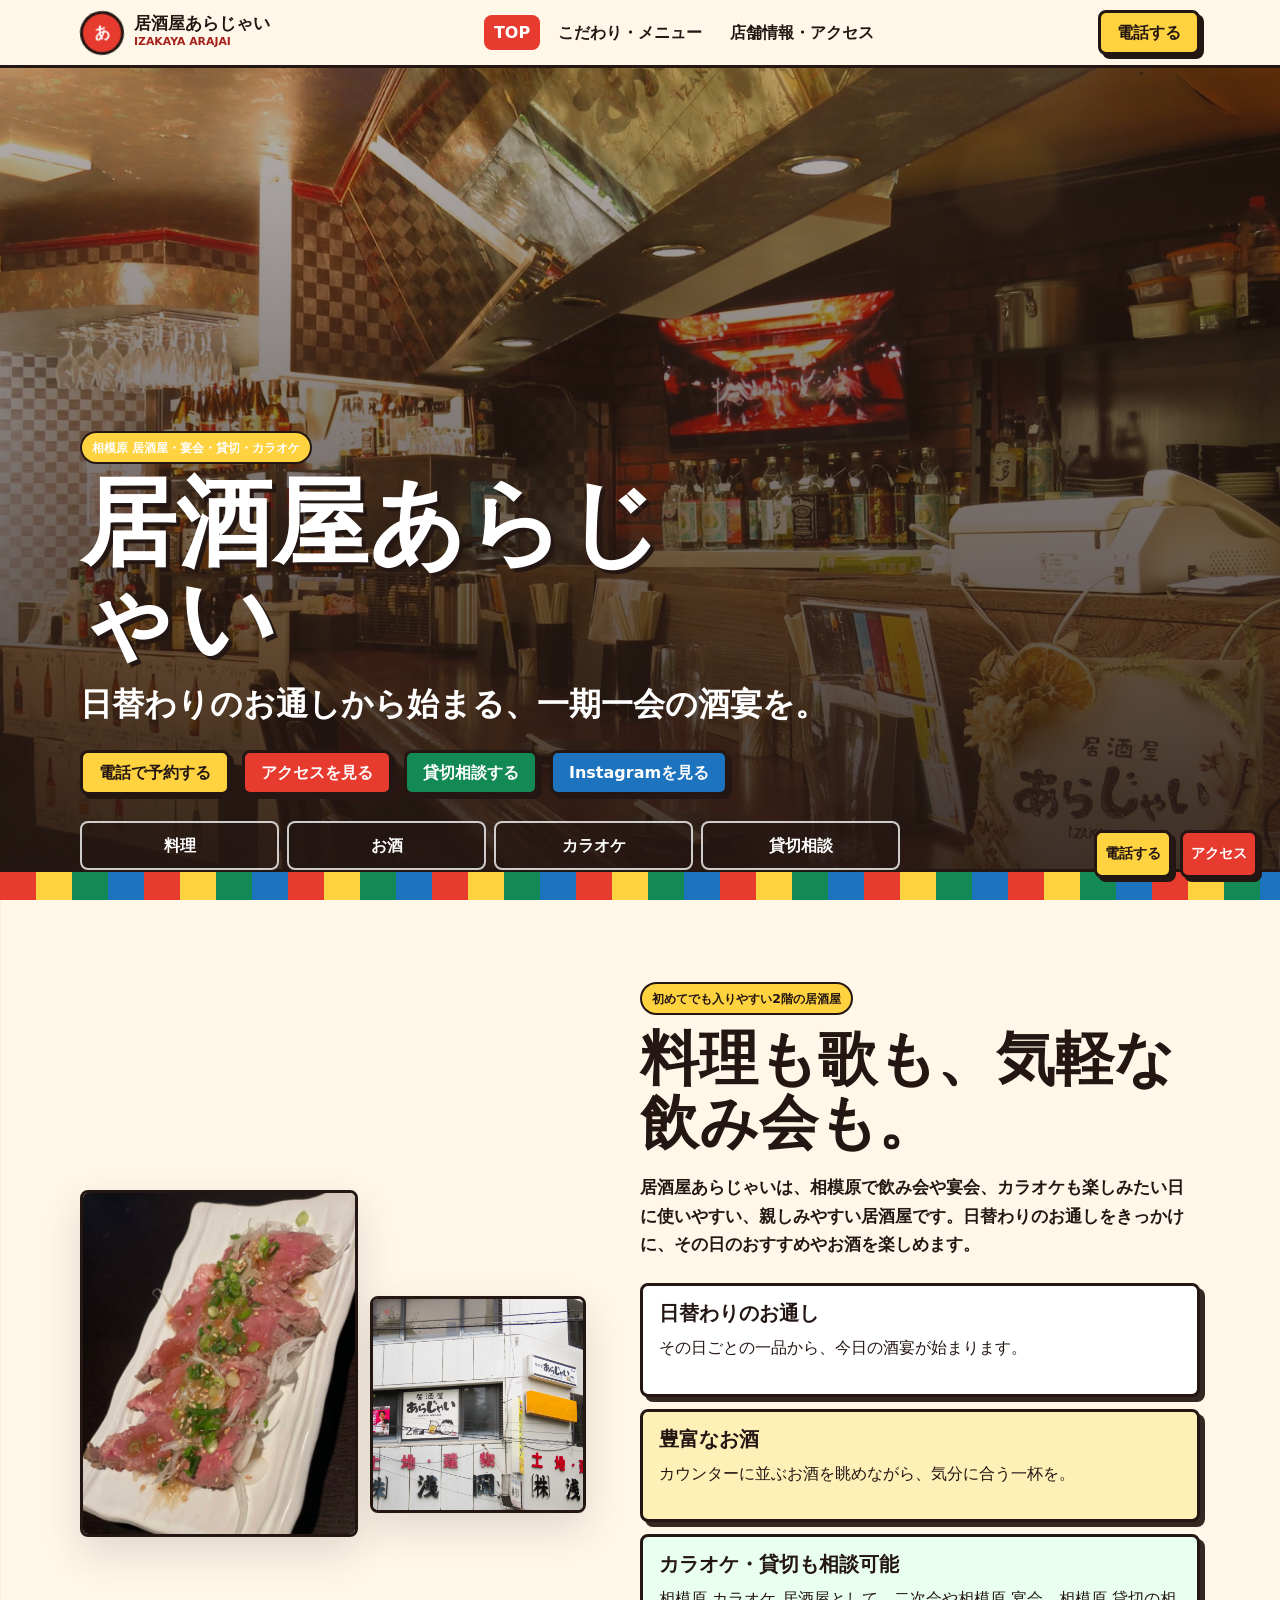
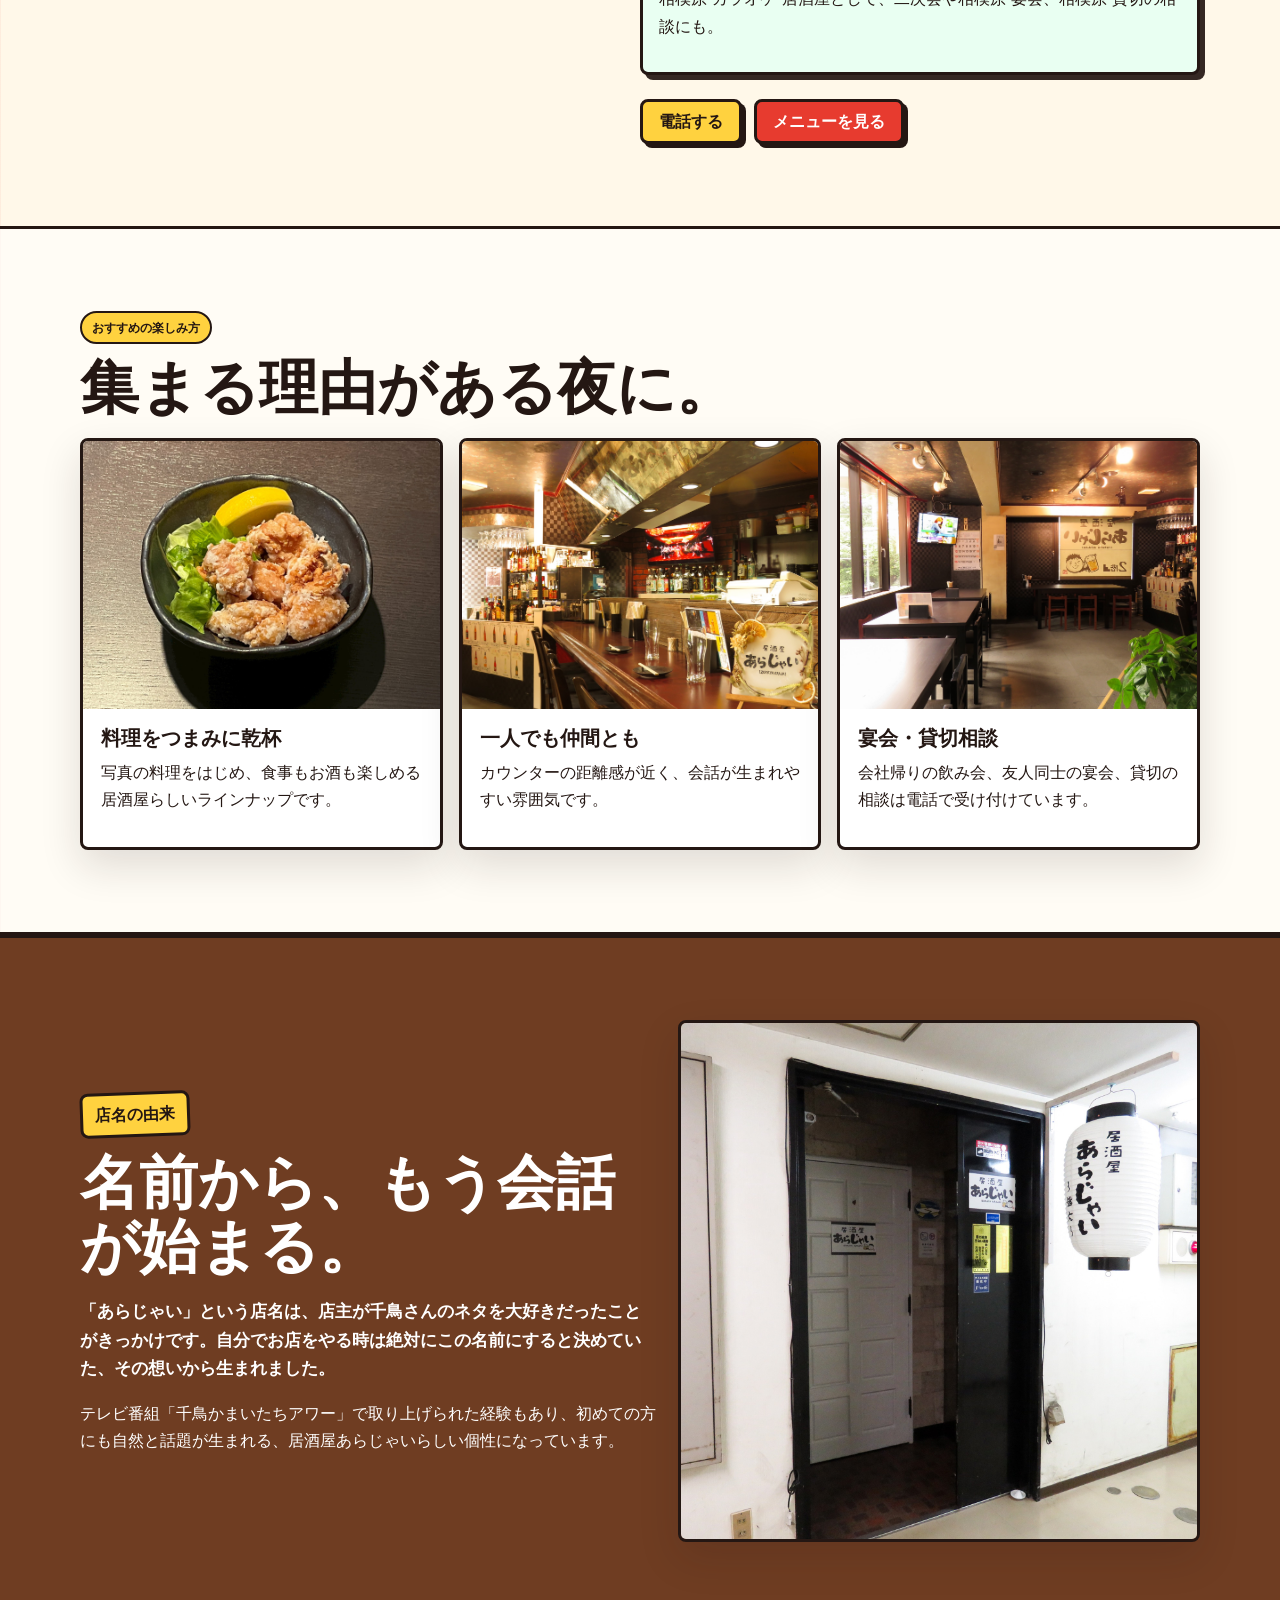
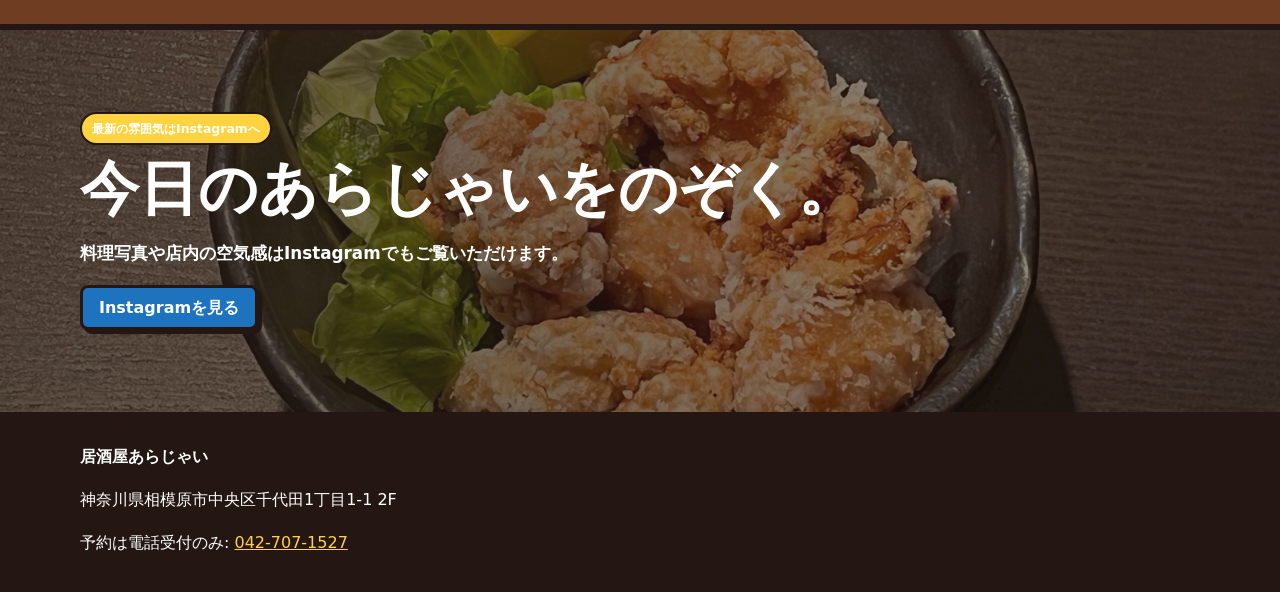
<file: index.html>
<!doctype html>
<html lang="ja">
  <head>
    <meta charset="utf-8">
    <meta name="viewport" content="width=device-width, initial-scale=1">
    <title>居酒屋あらじゃい | 相模原 居酒屋・宴会・貸切・カラオケ</title>
    <meta name="description" content="神奈川県相模原市中央区千代田の居酒屋あらじゃい。日替わりのお通し、料理、豊富なお酒、カラオケ、貸切相談に対応。予約は電話受付のみ。">
    <link rel="stylesheet" href="styles.css">
  </head>
  <body>
    <header class="site-header">
      <div class="header-inner">
        <a class="brand" href="index.html" aria-label="居酒屋あらじゃい TOP">
          <span class="brand-mark">あ</span>
          <span>
            <span class="brand-name">居酒屋あらじゃい</span>
            <span class="brand-sub">IZAKAYA ARAJAI</span>
          </span>
        </a>
        <nav class="nav" aria-label="主要メニュー">
          <a href="index.html" aria-current="page">TOP</a>
          <a href="menu.html">こだわり・メニュー</a>
          <a href="access.html">店舗情報・アクセス</a>
        </nav>
        <a class="btn btn-primary header-cta" href="tel:0427071527">電話する</a>
      </div>
    </header>

    <main class="page">
      <section class="hero">
        <div class="container hero-inner">
          <p class="eyebrow">相模原 居酒屋・宴会・貸切・カラオケ</p>
          <h1 class="hero-title">居酒屋あらじゃい</h1>
          <p class="hero-copy">日替わりのお通しから始まる、一期一会の酒宴を。</p>
          <div class="hero-actions">
            <a class="btn btn-primary" href="tel:0427071527">電話で予約する</a>
            <a class="btn btn-red" href="access.html">アクセスを見る</a>
            <a class="btn btn-green" href="menu.html#private">貸切相談する</a>
            <a class="btn btn-blue" href="https://www.instagram.com/izakaya_arajai/" target="_blank" rel="noopener">Instagramを見る</a>
          </div>
          <div class="quick-points" aria-label="特徴">
            <span>料理</span>
            <span>お酒</span>
            <span>カラオケ</span>
            <span>貸切相談</span>
          </div>
        </div>
      </section>

      <section class="section">
        <div class="container split">
          <div class="photo-stack" aria-label="店舗写真">
            <img src="assets/img/food-roast-beef.jpg" alt="居酒屋あらじゃいの料理写真">
            <img src="assets/img/exterior-sign.jpg" alt="居酒屋あらじゃいの外観看板">
          </div>
          <div>
            <p class="eyebrow">初めてでも入りやすい2階の居酒屋</p>
            <h2>料理も歌も、気軽な飲み会も。</h2>
            <p class="lead">居酒屋あらじゃいは、相模原で飲み会や宴会、カラオケも楽しみたい日に使いやすい、親しみやすい居酒屋です。日替わりのお通しをきっかけに、その日のおすすめやお酒を楽しめます。</p>
            <div class="feature-list">
              <article class="feature">
                <h3>日替わりのお通し</h3>
                <p>その日ごとの一品から、今日の酒宴が始まります。</p>
              </article>
              <article class="feature">
                <h3>豊富なお酒</h3>
                <p>カウンターに並ぶお酒を眺めながら、気分に合う一杯を。</p>
              </article>
              <article class="feature">
                <h3>カラオケ・貸切も相談可能</h3>
                <p>相模原 カラオケ 居酒屋として、二次会や相模原 宴会、相模原 貸切の相談にも。</p>
              </article>
            </div>
            <div class="cta-row">
              <a class="btn btn-primary" href="tel:0427071527">電話する</a>
              <a class="btn btn-red" href="menu.html">メニューを見る</a>
            </div>
          </div>
        </div>
      </section>

      <section class="section alt">
        <div class="container">
          <p class="eyebrow">おすすめの楽しみ方</p>
          <h2>集まる理由がある夜に。</h2>
          <div class="cards">
            <article class="card">
              <img src="assets/img/food-karaage.jpg" alt="揚げ物料理の写真">
              <div class="card-body">
                <h3>料理をつまみに乾杯</h3>
                <p>写真の料理をはじめ、食事もお酒も楽しめる居酒屋らしいラインナップです。</p>
              </div>
            </article>
            <article class="card">
              <img src="assets/img/interior-counter.jpg" alt="お酒が並ぶカウンター席">
              <div class="card-body">
                <h3>一人でも仲間とも</h3>
                <p>カウンターの距離感が近く、会話が生まれやすい雰囲気です。</p>
              </div>
            </article>
            <article class="card">
              <img src="assets/img/interior-room.jpg" alt="居酒屋あらじゃいの店内">
              <div class="card-body">
                <h3>宴会・貸切相談</h3>
                <p>会社帰りの飲み会、友人同士の宴会、貸切の相談は電話で受け付けています。</p>
              </div>
            </article>
          </div>
        </div>
      </section>

      <section class="section origin-band">
        <div class="container origin-box">
          <div class="origin-text">
            <span class="ribbon">店名の由来</span>
            <h2>名前から、もう会話が始まる。</h2>
            <p class="lead">「あらじゃい」という店名は、店主が千鳥さんのネタを大好きだったことがきっかけです。自分でお店をやる時は絶対にこの名前にすると決めていた、その想いから生まれました。</p>
            <p>テレビ番組「千鳥かまいたちアワー」で取り上げられた経験もあり、初めての方にも自然と話題が生まれる、居酒屋あらじゃいらしい個性になっています。</p>
          </div>
          <img class="feature-photo" src="assets/img/exterior-logo-1.jpg" alt="居酒屋あらじゃいのロゴ看板">
        </div>
      </section>

      <section class="section instagram-strip">
        <div class="container">
          <p class="eyebrow">最新の雰囲気はInstagramへ</p>
          <h2>今日のあらじゃいをのぞく。</h2>
          <p class="lead">料理写真や店内の空気感はInstagramでもご覧いただけます。</p>
          <a class="btn btn-blue" href="https://www.instagram.com/izakaya_arajai/" target="_blank" rel="noopener">Instagramを見る</a>
        </div>
      </section>
    </main>

    <footer class="footer">
      <div class="container footer-inner">
        <strong>居酒屋あらじゃい</strong>
        <span>神奈川県相模原市中央区千代田1丁目1-1 2F</span>
        <span>予約は電話受付のみ: <a href="tel:0427071527">042-707-1527</a></span>
      </div>
    </footer>

    <div class="sticky-cta" aria-label="固定CTA">
      <a class="btn btn-primary" href="tel:0427071527">電話する</a>
      <a class="btn btn-red" href="access.html">アクセス</a>
    </div>
  </body>
</html>
</file>
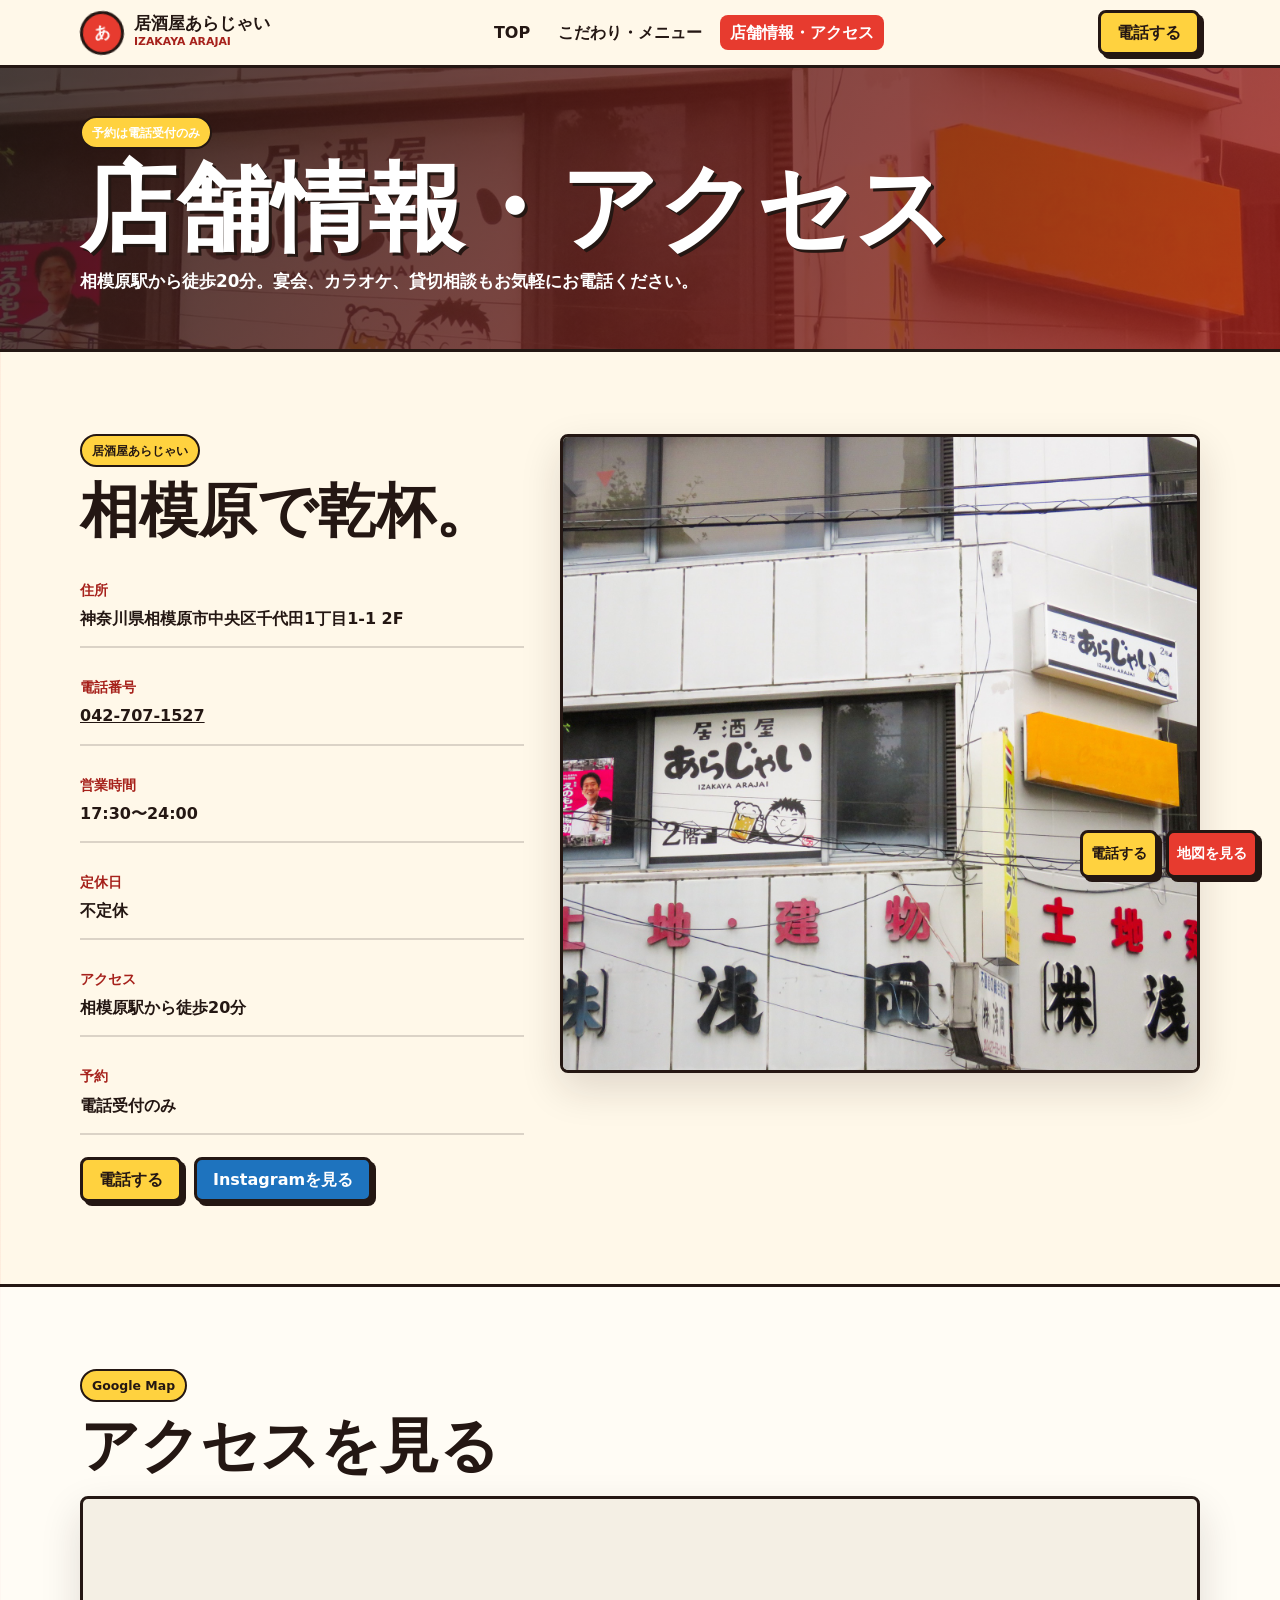
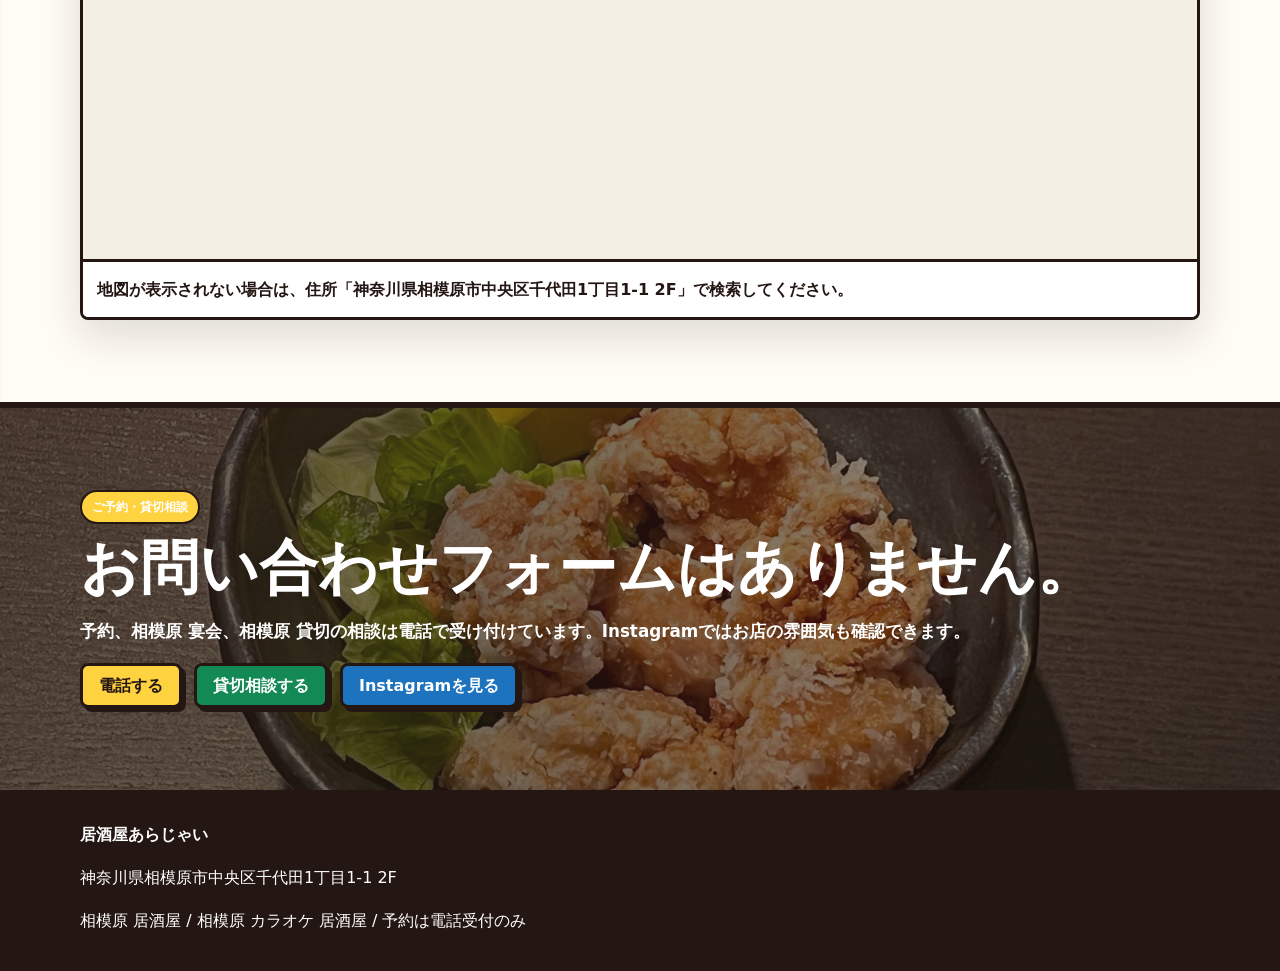
<file: access.html>
<!doctype html>
<html lang="ja">
  <head>
    <meta charset="utf-8">
    <meta name="viewport" content="width=device-width, initial-scale=1">
    <title>店舗情報・アクセス | 居酒屋あらじゃい</title>
    <meta name="description" content="居酒屋あらじゃいの店舗情報。神奈川県相模原市中央区千代田1丁目1-1 2F、電話042-707-1527、17:30〜24:00、不定休。相模原駅から徒歩20分。">
    <link rel="stylesheet" href="styles.css">
  </head>
  <body>
    <header class="site-header">
      <div class="header-inner">
        <a class="brand" href="index.html" aria-label="居酒屋あらじゃい TOP">
          <span class="brand-mark">あ</span>
          <span>
            <span class="brand-name">居酒屋あらじゃい</span>
            <span class="brand-sub">IZAKAYA ARAJAI</span>
          </span>
        </a>
        <nav class="nav" aria-label="主要メニュー">
          <a href="index.html">TOP</a>
          <a href="menu.html">こだわり・メニュー</a>
          <a href="access.html" aria-current="page">店舗情報・アクセス</a>
        </nav>
        <a class="btn btn-primary header-cta" href="tel:0427071527">電話する</a>
      </div>
    </header>

    <main class="page">
      <section class="page-hero">
        <div class="container">
          <p class="eyebrow">予約は電話受付のみ</p>
          <h1 class="page-title">店舗情報・アクセス</h1>
          <p class="lead">相模原駅から徒歩20分。宴会、カラオケ、貸切相談もお気軽にお電話ください。</p>
        </div>
      </section>

      <section class="section">
        <div class="container info-layout">
          <div>
            <p class="eyebrow">居酒屋あらじゃい</p>
            <h2>相模原で乾杯。</h2>
            <dl class="info-grid">
              <div class="info-row">
                <dt>住所</dt>
                <dd>神奈川県相模原市中央区千代田1丁目1-1 2F</dd>
              </div>
              <div class="info-row">
                <dt>電話番号</dt>
                <dd><a href="tel:0427071527">042-707-1527</a></dd>
              </div>
              <div class="info-row">
                <dt>営業時間</dt>
                <dd>17:30〜24:00</dd>
              </div>
              <div class="info-row">
                <dt>定休日</dt>
                <dd>不定休</dd>
              </div>
              <div class="info-row">
                <dt>アクセス</dt>
                <dd>相模原駅から徒歩20分</dd>
              </div>
              <div class="info-row">
                <dt>予約</dt>
                <dd>電話受付のみ</dd>
              </div>
            </dl>
            <div class="cta-row">
              <a class="btn btn-primary" href="tel:0427071527">電話する</a>
              <a class="btn btn-blue" href="https://www.instagram.com/izakaya_arajai/" target="_blank" rel="noopener">Instagramを見る</a>
            </div>
          </div>
          <img class="access-photo" src="assets/img/exterior-sign.jpg" alt="居酒屋あらじゃいの外観と2階看板">
        </div>
      </section>

      <section class="section alt" id="map">
        <div class="container">
          <p class="eyebrow">Google Map</p>
          <h2>アクセスを見る</h2>
          <div class="map-box" aria-label="Google Map埋め込み想定エリア">
            <iframe
              title="居酒屋あらじゃい Google Map"
              loading="lazy"
              referrerpolicy="no-referrer-when-downgrade"
              src="https://www.google.com/maps?q=%E7%A5%9E%E5%A5%88%E5%B7%9D%E7%9C%8C%E7%9B%B8%E6%A8%A1%E5%8E%9F%E5%B8%82%E4%B8%AD%E5%A4%AE%E5%8C%BA%E5%8D%83%E4%BB%A3%E7%94%B01%E4%B8%81%E7%9B%AE1-1%202F&output=embed">
            </iframe>
            <div class="map-fallback">
              地図が表示されない場合は、住所「神奈川県相模原市中央区千代田1丁目1-1 2F」で検索してください。
            </div>
          </div>
        </div>
      </section>

      <section class="section instagram-strip">
        <div class="container">
          <p class="eyebrow">ご予約・貸切相談</p>
          <h2>お問い合わせフォームはありません。</h2>
          <p class="lead">予約、相模原 宴会、相模原 貸切の相談は電話で受け付けています。Instagramではお店の雰囲気も確認できます。</p>
          <div class="cta-row">
            <a class="btn btn-primary" href="tel:0427071527">電話する</a>
            <a class="btn btn-green" href="tel:0427071527">貸切相談する</a>
            <a class="btn btn-blue" href="https://www.instagram.com/izakaya_arajai/" target="_blank" rel="noopener">Instagramを見る</a>
          </div>
        </div>
      </section>
    </main>

    <footer class="footer">
      <div class="container footer-inner">
        <strong>居酒屋あらじゃい</strong>
        <span>神奈川県相模原市中央区千代田1丁目1-1 2F</span>
        <span>相模原 居酒屋 / 相模原 カラオケ 居酒屋 / 予約は電話受付のみ</span>
      </div>
    </footer>

    <div class="sticky-cta" aria-label="固定CTA">
      <a class="btn btn-primary" href="tel:0427071527">電話する</a>
      <a class="btn btn-red" href="#map">地図を見る</a>
    </div>
  </body>
</html>
</file>
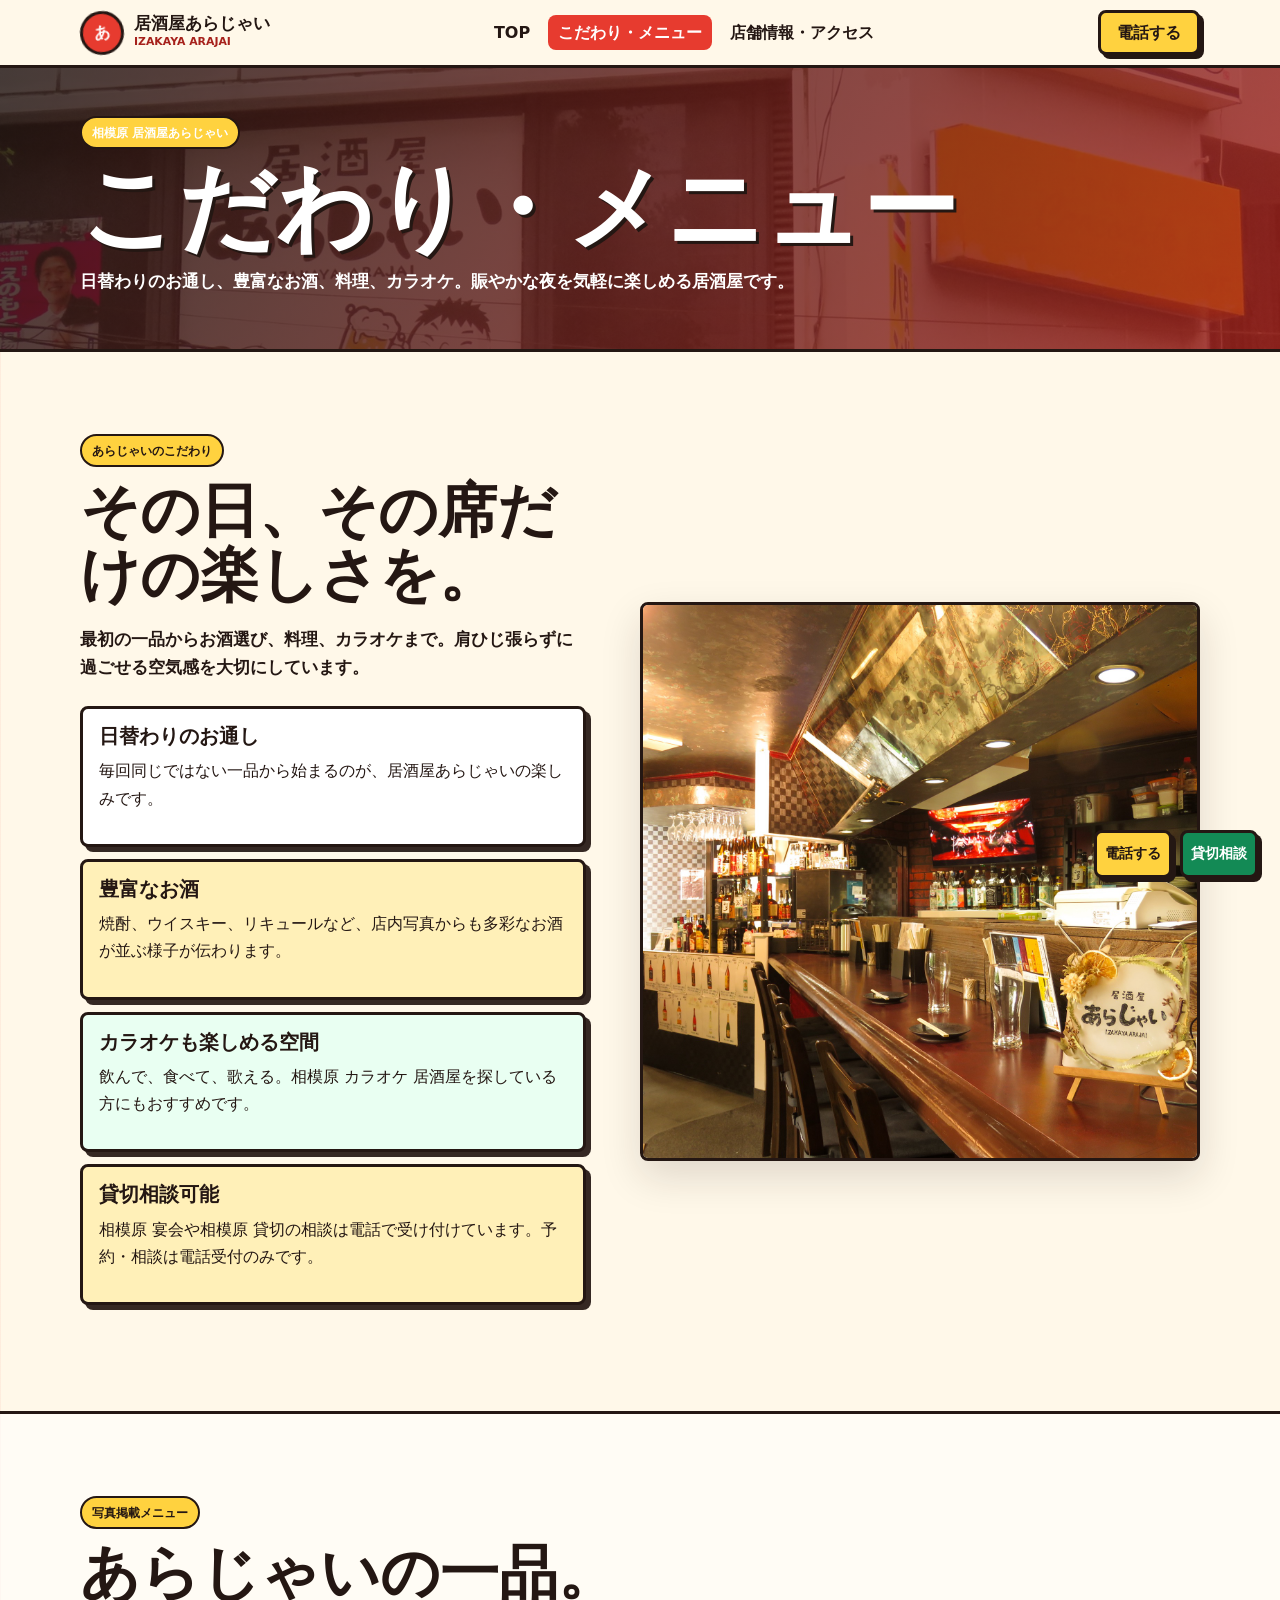
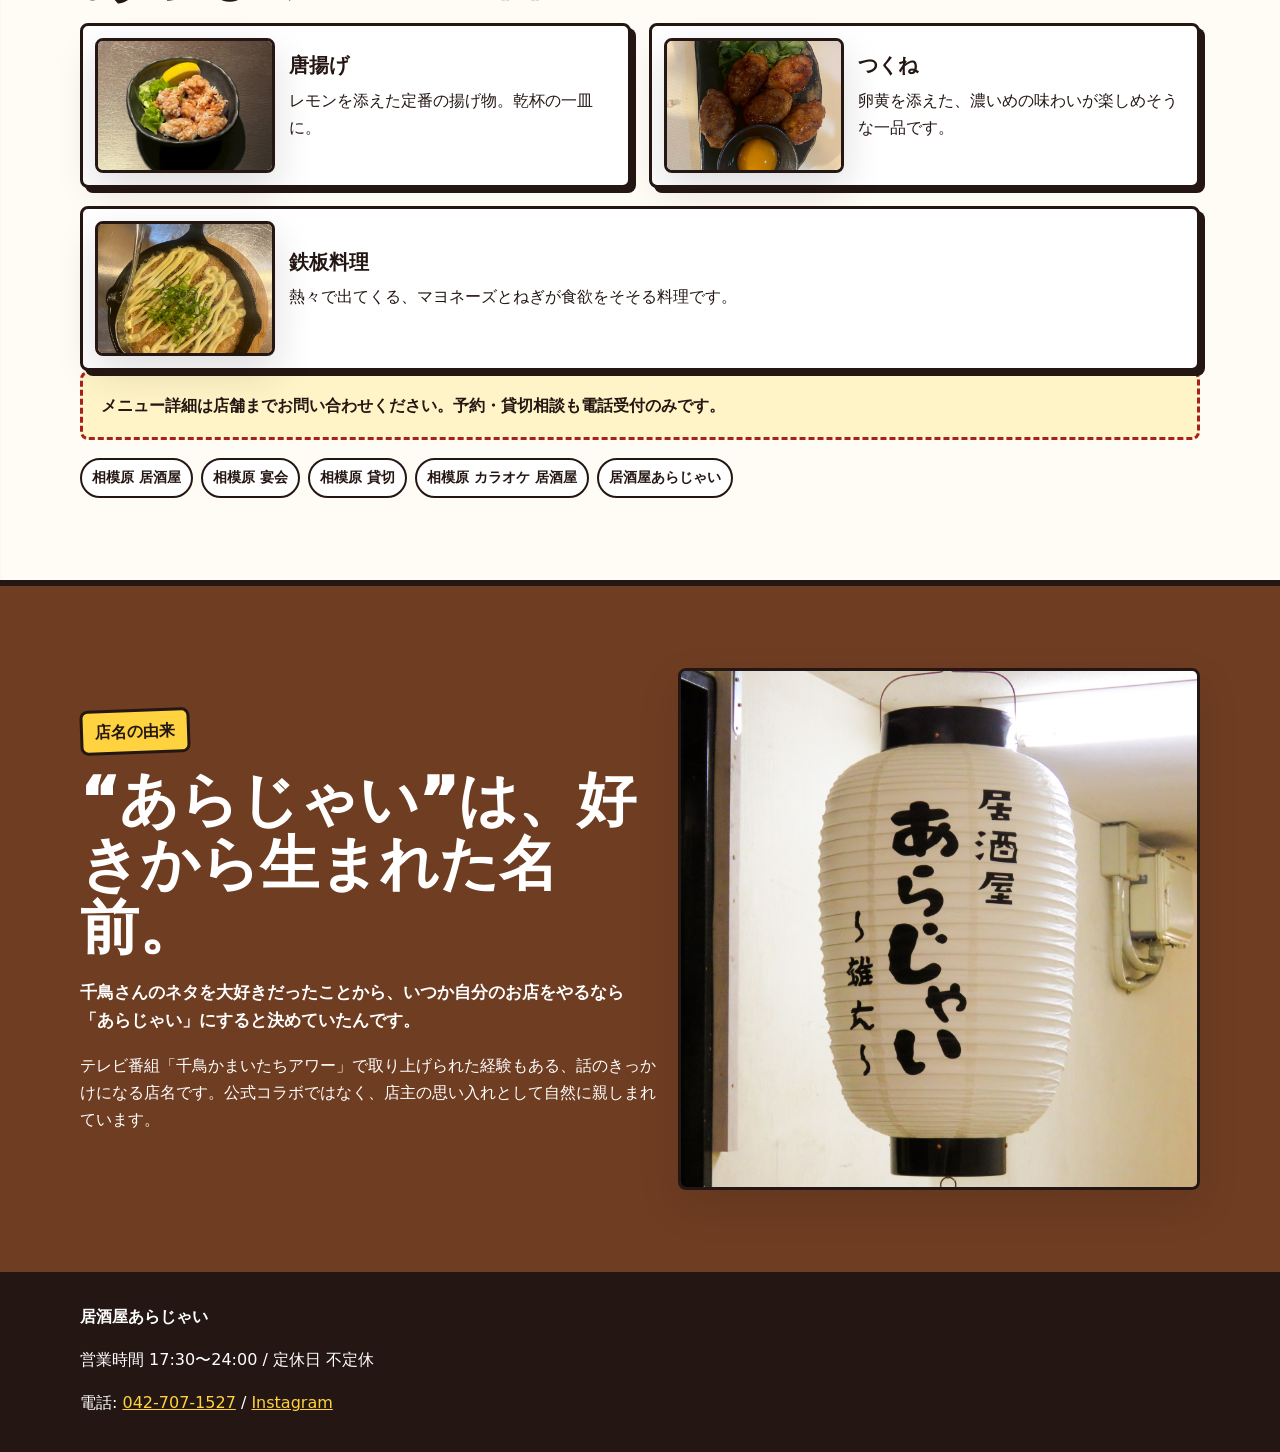
<file: menu.html>
<!doctype html>
<html lang="ja">
  <head>
    <meta charset="utf-8">
    <meta name="viewport" content="width=device-width, initial-scale=1">
    <title>こだわり・メニュー | 居酒屋あらじゃい</title>
    <meta name="description" content="居酒屋あらじゃいのこだわりとメニュー。日替わりのお通し、豊富なお酒、料理、カラオケ、貸切相談。相模原 居酒屋・宴会に。">
    <link rel="stylesheet" href="styles.css">
  </head>
  <body>
    <header class="site-header">
      <div class="header-inner">
        <a class="brand" href="index.html" aria-label="居酒屋あらじゃい TOP">
          <span class="brand-mark">あ</span>
          <span>
            <span class="brand-name">居酒屋あらじゃい</span>
            <span class="brand-sub">IZAKAYA ARAJAI</span>
          </span>
        </a>
        <nav class="nav" aria-label="主要メニュー">
          <a href="index.html">TOP</a>
          <a href="menu.html" aria-current="page">こだわり・メニュー</a>
          <a href="access.html">店舗情報・アクセス</a>
        </nav>
        <a class="btn btn-primary header-cta" href="tel:0427071527">電話する</a>
      </div>
    </header>

    <main class="page">
      <section class="page-hero">
        <div class="container">
          <p class="eyebrow">相模原 居酒屋あらじゃい</p>
          <h1 class="page-title">こだわり・メニュー</h1>
          <p class="lead">日替わりのお通し、豊富なお酒、料理、カラオケ。賑やかな夜を気軽に楽しめる居酒屋です。</p>
        </div>
      </section>

      <section class="section">
        <div class="container split">
          <div>
            <p class="eyebrow">あらじゃいのこだわり</p>
            <h2>その日、その席だけの楽しさを。</h2>
            <p class="lead">最初の一品からお酒選び、料理、カラオケまで。肩ひじ張らずに過ごせる空気感を大切にしています。</p>
            <div class="feature-list">
              <article class="feature">
                <h3>日替わりのお通し</h3>
                <p>毎回同じではない一品から始まるのが、居酒屋あらじゃいの楽しみです。</p>
              </article>
              <article class="feature">
                <h3>豊富なお酒</h3>
                <p>焼酎、ウイスキー、リキュールなど、店内写真からも多彩なお酒が並ぶ様子が伝わります。</p>
              </article>
              <article class="feature">
                <h3>カラオケも楽しめる空間</h3>
                <p>飲んで、食べて、歌える。相模原 カラオケ 居酒屋を探している方にもおすすめです。</p>
              </article>
              <article class="feature" id="private">
                <h3>貸切相談可能</h3>
                <p>相模原 宴会や相模原 貸切の相談は電話で受け付けています。予約・相談は電話受付のみです。</p>
              </article>
            </div>
          </div>
          <img class="feature-photo" src="assets/img/interior-counter.jpg" alt="居酒屋あらじゃいのカウンターとお酒">
        </div>
      </section>

      <section class="section alt">
        <div class="container">
          <p class="eyebrow">写真掲載メニュー</p>
          <h2>あらじゃいの一品。</h2>
          <div class="menu-grid">
            <article class="menu-item">
              <img class="menu-photo" src="assets/img/food-karaage.jpg" alt="唐揚げの写真">
              <div>
                <h3>唐揚げ</h3>
                <p>レモンを添えた定番の揚げ物。乾杯の一皿に。</p>
              </div>
            </article>
            <article class="menu-item">
              <img class="menu-photo" src="assets/img/food-tsukune.jpg" alt="つくねの写真">
              <div>
                <h3>つくね</h3>
                <p>卵黄を添えた、濃いめの味わいが楽しめそうな一品です。</p>
              </div>
            </article>
            <article class="menu-item">
              <img class="menu-photo" src="assets/img/food-teppan.jpg" alt="鉄板料理の写真">
              <div>
                <h3>鉄板料理</h3>
                <p>熱々で出てくる、マヨネーズとねぎが食欲をそそる料理です。</p>
              </div>
            </article>
          </div>
          <p class="menu-note">メニュー詳細は店舗までお問い合わせください。予約・貸切相談も電話受付のみです。</p>
          <ul class="tag-list" aria-label="SEOキーワード">
            <li>相模原 居酒屋</li>
            <li>相模原 宴会</li>
            <li>相模原 貸切</li>
            <li>相模原 カラオケ 居酒屋</li>
            <li>居酒屋あらじゃい</li>
          </ul>
        </div>
      </section>

      <section class="section origin-band">
        <div class="container origin-box">
          <div class="origin-text">
            <span class="ribbon">店名の由来</span>
            <h2>“あらじゃい”は、好きから生まれた名前。</h2>
            <p class="lead">千鳥さんのネタを大好きだったことから、いつか自分のお店をやるなら「あらじゃい」にすると決めていたんです。</p>
            <p>テレビ番組「千鳥かまいたちアワー」で取り上げられた経験もある、話のきっかけになる店名です。公式コラボではなく、店主の思い入れとして自然に親しまれています。</p>
          </div>
          <img class="feature-photo" src="assets/img/exterior-logo-2.jpg" alt="居酒屋あらじゃいの看板ロゴ">
        </div>
      </section>
    </main>

    <footer class="footer">
      <div class="container footer-inner">
        <strong>居酒屋あらじゃい</strong>
        <span>営業時間 17:30〜24:00 / 定休日 不定休</span>
        <span>電話: <a href="tel:0427071527">042-707-1527</a> / <a href="https://www.instagram.com/izakaya_arajai/" target="_blank" rel="noopener">Instagram</a></span>
      </div>
    </footer>

    <div class="sticky-cta" aria-label="固定CTA">
      <a class="btn btn-primary" href="tel:0427071527">電話する</a>
      <a class="btn btn-green" href="tel:0427071527">貸切相談</a>
    </div>
  </body>
</html>
</file>
<file: styles.css>
:root {
  --ink: #241713;
  --paper: #fff8e9;
  --white: #ffffff;
  --red: #e73b2f;
  --deep-red: #a6211b;
  --yellow: #ffd23f;
  --green: #138a55;
  --blue: #1e73be;
  --wood: #6f3d22;
  --line: rgba(36, 23, 19, 0.16);
  --shadow: 0 16px 40px rgba(36, 23, 19, 0.14);
  --radius: 8px;
}

* {
  box-sizing: border-box;
}

html {
  scroll-behavior: smooth;
}

body {
  margin: 0;
  color: var(--ink);
  background:
    linear-gradient(90deg, rgba(231, 59, 47, 0.06) 0 1px, transparent 1px 72px),
    linear-gradient(0deg, rgba(255, 210, 63, 0.14) 0 1px, transparent 1px 72px),
    var(--paper);
  font-family: "Hiragino Sans", "Yu Gothic", "YuGothic", "Noto Sans JP", system-ui, sans-serif;
  line-height: 1.7;
  letter-spacing: 0;
}

img {
  display: block;
  width: 100%;
  height: auto;
}

a {
  color: inherit;
}

.site-header {
  position: sticky;
  top: 0;
  z-index: 30;
  background: rgba(255, 248, 233, 0.95);
  border-bottom: 3px solid var(--ink);
  backdrop-filter: blur(10px);
}

.header-inner {
  width: min(1120px, calc(100% - 28px));
  margin: 0 auto;
  display: flex;
  align-items: center;
  justify-content: space-between;
  flex-wrap: wrap;
  gap: 14px;
  padding: 10px 0;
}

.brand {
  display: inline-flex;
  align-items: center;
  gap: 10px;
  text-decoration: none;
  min-width: 0;
}

.brand-mark {
  display: grid;
  place-items: center;
  width: 44px;
  height: 44px;
  color: var(--white);
  background: var(--red);
  border: 3px solid var(--ink);
  border-radius: 50%;
  font-weight: 900;
  transform: rotate(-8deg);
}

.brand-name {
  display: block;
  font-weight: 900;
  font-size: 1.05rem;
  line-height: 1.2;
}

.brand-sub {
  display: block;
  font-size: 0.68rem;
  font-weight: 800;
  color: var(--deep-red);
}

.nav {
  order: 3;
  display: flex;
  flex: 1 0 100%;
  gap: 8px;
  overflow-x: auto;
  padding-bottom: 2px;
}

.nav a {
  flex: 0 0 auto;
  padding: 7px 9px;
  border-radius: var(--radius);
  font-size: 0.86rem;
  font-weight: 900;
  line-height: 1.2;
  text-decoration: none;
  white-space: nowrap;
}

.nav a[aria-current="page"],
.nav a:hover {
  color: var(--white);
  background: var(--red);
}

.header-cta {
  flex: 0 0 auto;
}

.btn {
  display: inline-flex;
  align-items: center;
  justify-content: center;
  gap: 8px;
  min-height: 44px;
  padding: 10px 16px;
  border: 3px solid var(--ink);
  border-radius: var(--radius);
  color: var(--ink);
  background: var(--white);
  box-shadow: 4px 4px 0 var(--ink);
  font-weight: 900;
  line-height: 1.2;
  text-decoration: none;
  transition: transform 0.16s ease, box-shadow 0.16s ease;
}

.btn:hover,
.btn:focus-visible {
  transform: translate(2px, 2px);
  box-shadow: 2px 2px 0 var(--ink);
}

.btn-primary {
  background: var(--yellow);
}

.btn-red {
  color: var(--white);
  background: var(--red);
}

.btn-green {
  color: var(--white);
  background: var(--green);
}

.btn-blue {
  color: var(--white);
  background: var(--blue);
}

.page {
  overflow: hidden;
}

.section {
  padding: 54px 0;
}

.section.alt {
  background: rgba(255, 255, 255, 0.58);
  border-block: 3px solid var(--ink);
}

.container {
  width: min(1120px, calc(100% - 28px));
  margin: 0 auto;
}

.eyebrow {
  display: inline-flex;
  align-items: center;
  gap: 8px;
  margin: 0 0 12px;
  padding: 4px 10px;
  border: 2px solid var(--ink);
  border-radius: 999px;
  background: var(--yellow);
  font-size: 0.78rem;
  font-weight: 900;
}

h1,
h2,
h3,
p {
  margin-top: 0;
}

h1,
.hero-title,
.page-title {
  font-size: clamp(2.35rem, 13vw, 6rem);
  line-height: 0.98;
  letter-spacing: 0;
  font-weight: 950;
}

h2 {
  font-size: clamp(1.8rem, 8vw, 3.7rem);
  line-height: 1.08;
  letter-spacing: 0;
  font-weight: 950;
  margin-bottom: 18px;
}

h3 {
  font-size: 1.22rem;
  line-height: 1.25;
  font-weight: 950;
  margin-bottom: 8px;
}

.lead {
  font-size: 1.05rem;
  font-weight: 750;
}

.hero {
  position: relative;
  min-height: calc(100svh - 68px);
  display: grid;
  align-items: end;
  padding: 28px 0 30px;
  color: var(--white);
  background: #1d1511;
}

.hero::before {
  content: "";
  position: absolute;
  inset: 0;
  background:
    linear-gradient(180deg, rgba(36, 23, 19, 0.32), rgba(36, 23, 19, 0.9)),
    url("assets/img/interior-counter.jpg") center / cover;
}

.hero::after {
  content: "";
  position: absolute;
  inset: auto 0 0;
  height: 28px;
  background: repeating-linear-gradient(90deg, var(--red) 0 36px, var(--yellow) 36px 72px, var(--green) 72px 108px, var(--blue) 108px 144px);
  border-top: 3px solid var(--ink);
}

.hero-inner {
  position: relative;
  z-index: 1;
}

.hero-title {
  max-width: 10ch;
  margin-bottom: 18px;
  text-shadow: 4px 4px 0 var(--ink);
}

.hero-copy {
  max-width: 760px;
  margin-bottom: 24px;
  font-size: clamp(1.1rem, 4.5vw, 2rem);
  font-weight: 900;
  line-height: 1.35;
}

.hero-actions,
.cta-row {
  display: flex;
  flex-wrap: wrap;
  gap: 12px;
}

.quick-points {
  display: grid;
  grid-template-columns: repeat(2, minmax(0, 1fr));
  gap: 8px;
  margin-top: 26px;
}

.quick-points span {
  padding: 9px 10px;
  border: 2px solid rgba(255, 255, 255, 0.78);
  border-radius: var(--radius);
  background: rgba(36, 23, 19, 0.64);
  font-weight: 900;
  text-align: center;
}

.page-hero {
  padding: 48px 0 36px;
  color: var(--white);
  background:
    linear-gradient(120deg, rgba(36, 23, 19, 0.82), rgba(166, 33, 27, 0.78)),
    url("assets/img/exterior-sign.jpg") center / cover;
  border-bottom: 3px solid var(--ink);
}

.page-title {
  margin-bottom: 12px;
  text-shadow: 3px 3px 0 var(--ink);
}

.split {
  display: grid;
  gap: 28px;
  align-items: center;
}

.photo-stack {
  display: grid;
  grid-template-columns: 1fr 0.78fr;
  gap: 12px;
  align-items: end;
}

.photo-stack img,
.photo-grid img,
.menu-photo,
.feature-photo,
.access-photo {
  border: 3px solid var(--ink);
  border-radius: var(--radius);
  box-shadow: var(--shadow);
  object-fit: cover;
}

.photo-stack img:first-child {
  aspect-ratio: 4 / 5;
}

.photo-stack img:last-child {
  aspect-ratio: 1 / 1;
  margin-bottom: 24px;
}

.feature-list {
  display: grid;
  gap: 12px;
  margin: 24px 0;
}

.feature {
  padding: 16px;
  border: 3px solid var(--ink);
  border-radius: var(--radius);
  background: var(--white);
  box-shadow: 5px 5px 0 rgba(36, 23, 19, 0.92);
}

.feature:nth-child(2n) {
  background: #fff0b8;
}

.feature:nth-child(3n) {
  background: #e9fff2;
}

.cards {
  display: grid;
  gap: 16px;
}

.card {
  overflow: hidden;
  border: 3px solid var(--ink);
  border-radius: var(--radius);
  background: var(--white);
  box-shadow: var(--shadow);
}

.card-body {
  padding: 18px;
}

.card img {
  aspect-ratio: 4 / 3;
  object-fit: cover;
}

.origin-band {
  color: var(--white);
  background: var(--wood);
  border-block: 3px solid var(--ink);
}

.origin-box {
  display: grid;
  gap: 22px;
  align-items: center;
}

.origin-text {
  max-width: 760px;
}

.ribbon {
  display: inline-block;
  margin-bottom: 14px;
  padding: 6px 12px;
  color: var(--ink);
  background: var(--yellow);
  border: 3px solid var(--ink);
  border-radius: var(--radius);
  font-weight: 950;
  transform: rotate(-2deg);
}

.menu-grid {
  display: grid;
  gap: 18px;
}

.menu-item {
  display: grid;
  gap: 14px;
  padding: 12px;
  border: 3px solid var(--ink);
  border-radius: var(--radius);
  background: var(--white);
  box-shadow: 5px 5px 0 var(--ink);
}

.menu-photo {
  aspect-ratio: 4 / 3;
}

.menu-note {
  padding: 18px;
  border: 3px dashed var(--deep-red);
  border-radius: var(--radius);
  background: #fff4c7;
  font-weight: 850;
}

.tag-list {
  display: flex;
  flex-wrap: wrap;
  gap: 8px;
  margin: 18px 0 0;
  padding: 0;
  list-style: none;
}

.tag-list li {
  padding: 6px 10px;
  border: 2px solid var(--ink);
  border-radius: 999px;
  background: var(--white);
  font-weight: 900;
  font-size: 0.88rem;
}

.info-grid {
  display: grid;
  gap: 14px;
  margin: 22px 0;
}

.info-row {
  display: grid;
  gap: 3px;
  padding: 14px 0;
  border-bottom: 2px solid var(--line);
}

.info-row dt {
  color: var(--deep-red);
  font-size: 0.85rem;
  font-weight: 950;
}

.info-row dd {
  margin: 0;
  font-weight: 850;
}

.map-box {
  overflow: hidden;
  min-height: 340px;
  border: 3px solid var(--ink);
  border-radius: var(--radius);
  background: #f4efe4;
  box-shadow: var(--shadow);
}

.map-box iframe {
  display: block;
  width: 100%;
  height: 360px;
  border: 0;
}

.map-fallback {
  padding: 14px;
  font-weight: 800;
  background: var(--white);
  border-top: 3px solid var(--ink);
}

.instagram-strip {
  color: var(--white);
  background:
    linear-gradient(90deg, rgba(36, 23, 19, 0.75), rgba(36, 23, 19, 0.45)),
    url("assets/img/food-karaage.jpg") center / cover;
  border-block: 3px solid var(--ink);
}

.footer {
  padding: 28px 0 98px;
  color: var(--white);
  background: var(--ink);
}

.footer-inner {
  display: grid;
  gap: 16px;
}

.footer a {
  color: var(--yellow);
}

.sticky-cta {
  position: fixed;
  right: 12px;
  bottom: 12px;
  left: 12px;
  z-index: 40;
  display: grid;
  grid-template-columns: 1fr 1fr;
  gap: 8px;
}

.sticky-cta .btn {
  min-height: 48px;
  padding-inline: 8px;
  font-size: 0.9rem;
}

@media (min-width: 680px) {
  .nav {
    order: initial;
    align-items: center;
    flex: 0 1 auto;
    gap: 8px;
    overflow: visible;
    padding-bottom: 0;
  }

  .nav a {
    padding: 8px 10px;
    font-size: 1rem;
  }

  .quick-points {
    grid-template-columns: repeat(4, minmax(0, 1fr));
    max-width: 820px;
  }

  .cards {
    grid-template-columns: repeat(3, minmax(0, 1fr));
  }

  .menu-item {
    grid-template-columns: 180px 1fr;
    align-items: center;
  }

  .sticky-cta {
    right: 22px;
    bottom: 22px;
    left: auto;
    grid-template-columns: auto auto;
  }
}

@media (min-width: 900px) {
  .section {
    padding: 82px 0;
  }

  .split {
    grid-template-columns: 0.95fr 1.05fr;
    gap: 54px;
  }

  .origin-box {
    grid-template-columns: 1.05fr 0.95fr;
  }

  .menu-grid {
    grid-template-columns: repeat(2, minmax(0, 1fr));
  }

  .menu-grid .menu-item:last-child:nth-child(odd) {
    grid-column: 1 / -1;
  }

  .info-layout {
    display: grid;
    grid-template-columns: 0.82fr 1.18fr;
    gap: 36px;
    align-items: start;
  }

  .footer {
    padding-bottom: 36px;
  }
}

@media (max-width: 420px) {
  .header-inner {
    width: min(100% - 18px, 1120px);
  }

  .brand-mark {
    width: 38px;
    height: 38px;
  }

  .brand-name {
    font-size: 0.92rem;
  }

  .nav a {
    font-size: 0.78rem;
  }

  .header-cta .btn {
    min-height: 40px;
    padding: 8px 10px;
    font-size: 0.82rem;
  }

  .btn {
    width: 100%;
  }

  .hero-actions .btn,
  .cta-row .btn {
    width: 100%;
  }
}
</file>
